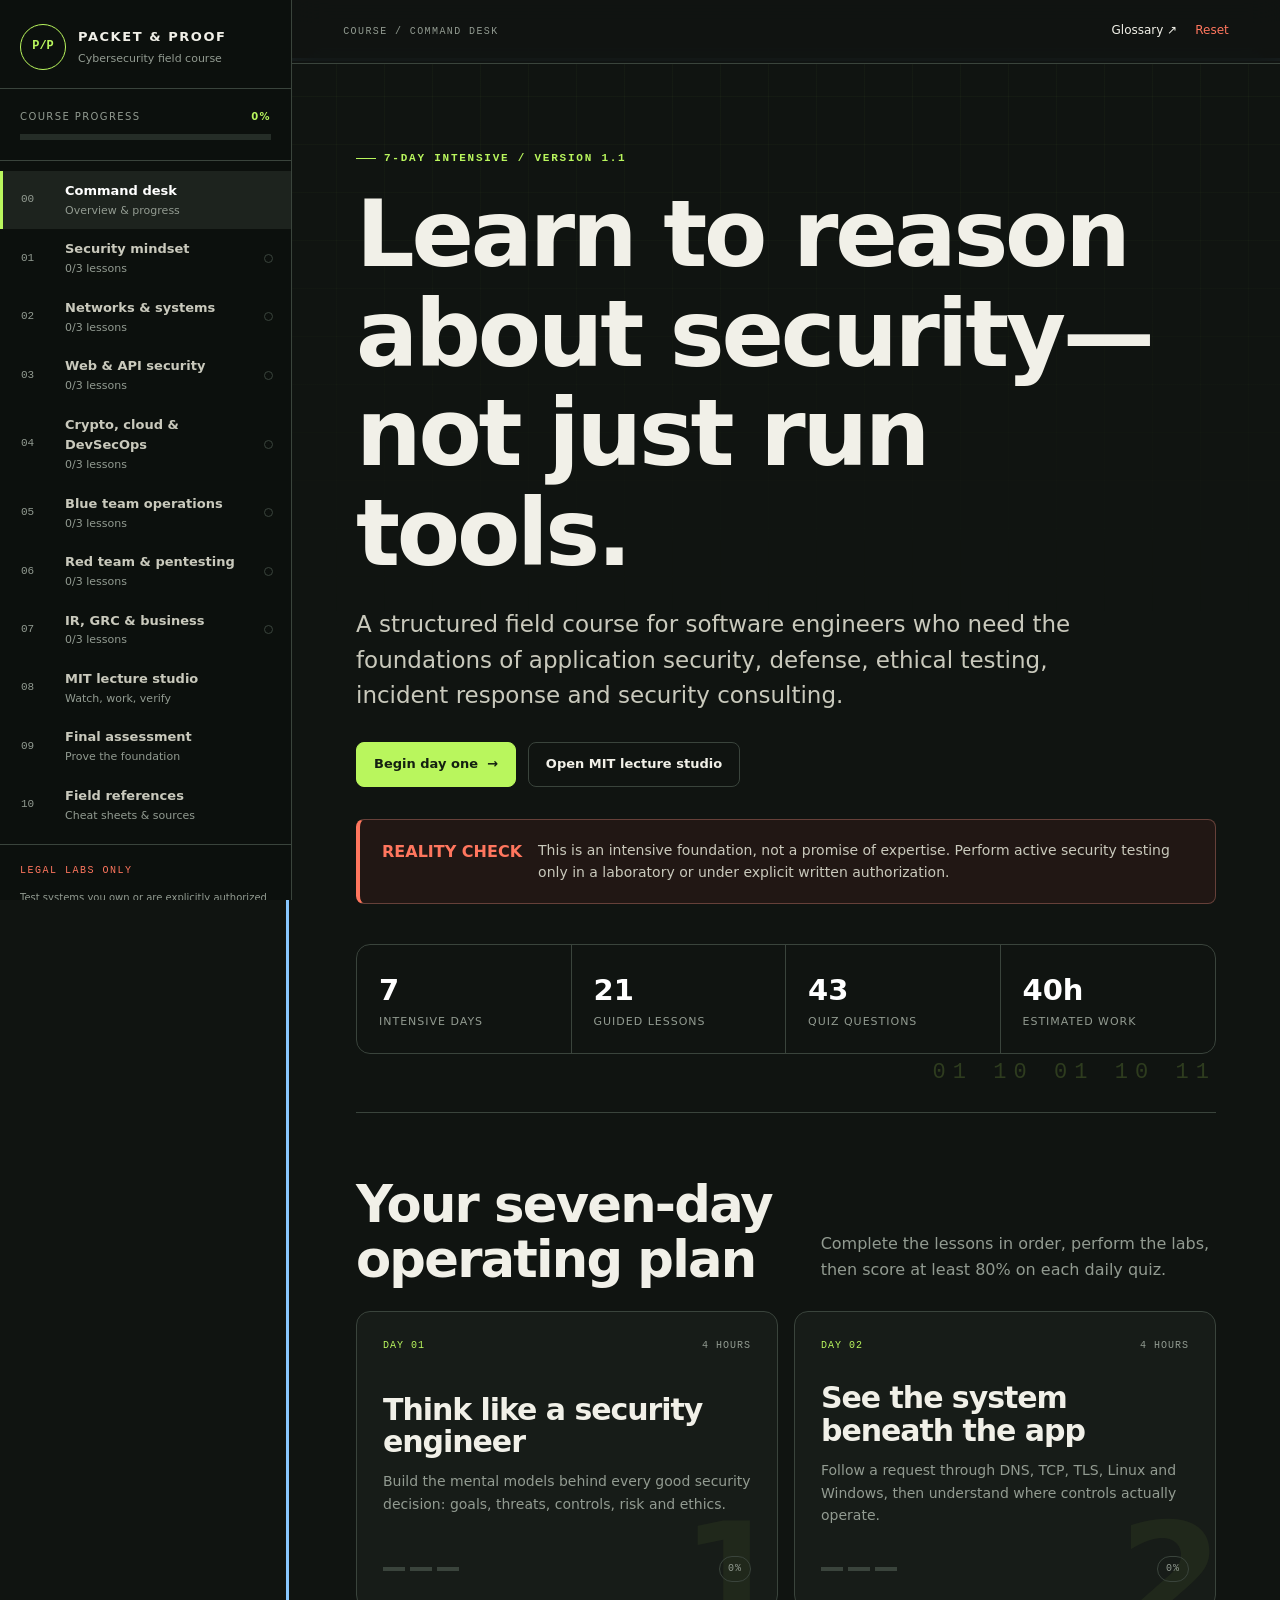
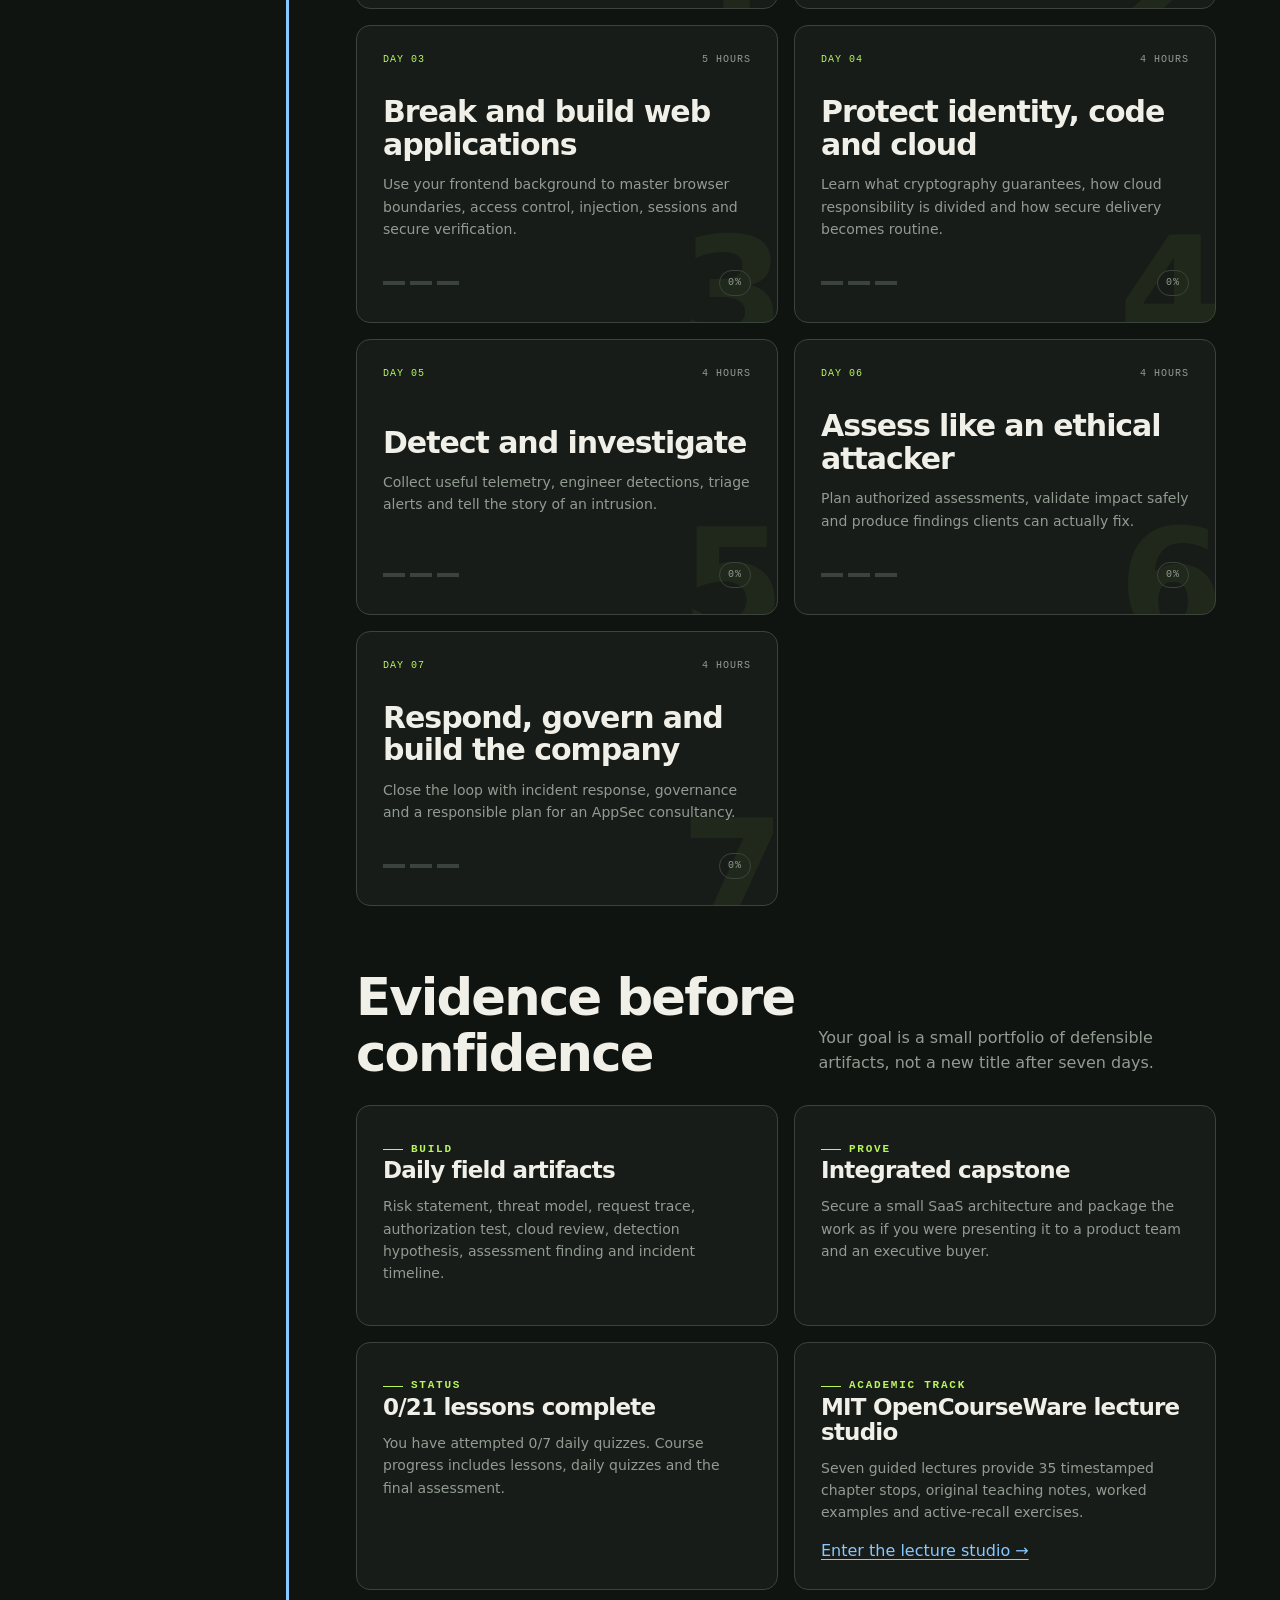
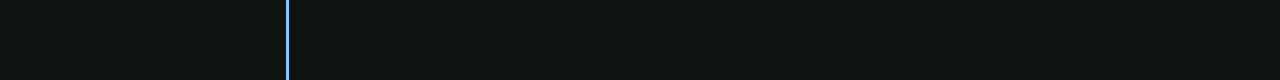
<file: index.html>
<!doctype html>
<html lang="en">
  <head>
    <meta charset="UTF-8" />
    <meta name="viewport" content="width=device-width, initial-scale=1.0" />
    <meta
      name="description"
      content="A seven-day cybersecurity foundations course for software engineers and aspiring security-company founders."
    />
    <meta name="theme-color" content="#101411" />
    <title>Packet &amp; Proof — Cybersecurity in 7 Days</title>
    <link rel="stylesheet" href="styles.css" />
    <script src="course-data.js" defer></script>
    <script src="mit-lecture-data.js" defer></script>
    <script src="app.js" defer></script>
  </head>
  <body>
    <a class="skip-link" href="#course-view">Skip to course content</a>

    <div class="app-shell">
      <aside class="sidebar" id="sidebar">
        <div class="brand-block">
          <a class="brand" href="#/home" aria-label="Packet and Proof course home">
            <span class="brand-mark" aria-hidden="true">P/P</span>
            <span>
              <strong>PACKET &amp; PROOF</strong>
              <small>Cybersecurity field course</small>
            </span>
          </a>
          <button class="icon-button mobile-only" id="close-menu" aria-label="Close course navigation">×</button>
        </div>

        <div class="sidebar-progress" aria-label="Course progress">
          <div class="progress-copy">
            <span>COURSE PROGRESS</span>
            <strong id="sidebar-progress-label">0%</strong>
          </div>
          <div class="progress-track" aria-hidden="true">
            <span id="sidebar-progress-bar"></span>
          </div>
        </div>

        <nav class="course-nav" aria-label="Course navigation">
          <a class="nav-item" data-route="home" href="#/home">
            <span class="nav-index">00</span>
            <span><strong>Command desk</strong><small>Overview &amp; progress</small></span>
          </a>
          <div id="day-navigation"></div>
          <a class="nav-item" data-route="mit" href="#/mit">
            <span class="nav-index">08</span>
            <span><strong>MIT lecture studio</strong><small>Watch, work, verify</small></span>
          </a>
          <a class="nav-item" data-route="final" href="#/final">
            <span class="nav-index">09</span>
            <span><strong>Final assessment</strong><small>Prove the foundation</small></span>
          </a>
          <a class="nav-item" data-route="resources" href="#/resources">
            <span class="nav-index">10</span>
            <span><strong>Field references</strong><small>Cheat sheets &amp; sources</small></span>
          </a>
        </nav>

        <div class="sidebar-footer">
          <p>LEGAL LABS ONLY</p>
          <small>Test systems you own or are explicitly authorized in writing to assess.</small>
        </div>
      </aside>

      <div class="workspace">
        <header class="topbar">
          <button class="icon-button mobile-only" id="open-menu" aria-label="Open course navigation">☰</button>
          <div class="breadcrumb" id="breadcrumb">COURSE / COMMAND DESK</div>
          <div class="topbar-actions">
            <button class="text-button" id="open-glossary">Glossary <span aria-hidden="true">↗</span></button>
            <button class="text-button danger-text" id="reset-progress">Reset</button>
          </div>
        </header>

        <main id="course-view" tabindex="-1" aria-live="polite"></main>
      </div>
    </div>

    <div class="menu-scrim" id="menu-scrim" hidden></div>

    <dialog class="glossary-dialog" id="glossary-dialog">
      <form method="dialog" class="dialog-header">
        <div>
          <span class="eyebrow">QUICK REFERENCE</span>
          <h2>Cybersecurity glossary</h2>
        </div>
        <button class="icon-button" value="close" aria-label="Close glossary">×</button>
      </form>
      <label class="search-field">
        <span>Search terms</span>
        <input id="glossary-search" type="search" placeholder="Try: least privilege" autocomplete="off" />
      </label>
      <div class="glossary-list" id="glossary-list"></div>
    </dialog>

    <template id="empty-template">
      <section class="empty-state">
        <span class="eyebrow">ROUTE NOT FOUND</span>
        <h1>This page escaped containment.</h1>
        <p>Return to the command desk and continue the course.</p>
        <a class="button primary" href="#/home">Return home</a>
      </section>
    </template>
  </body>
</html>
</file>
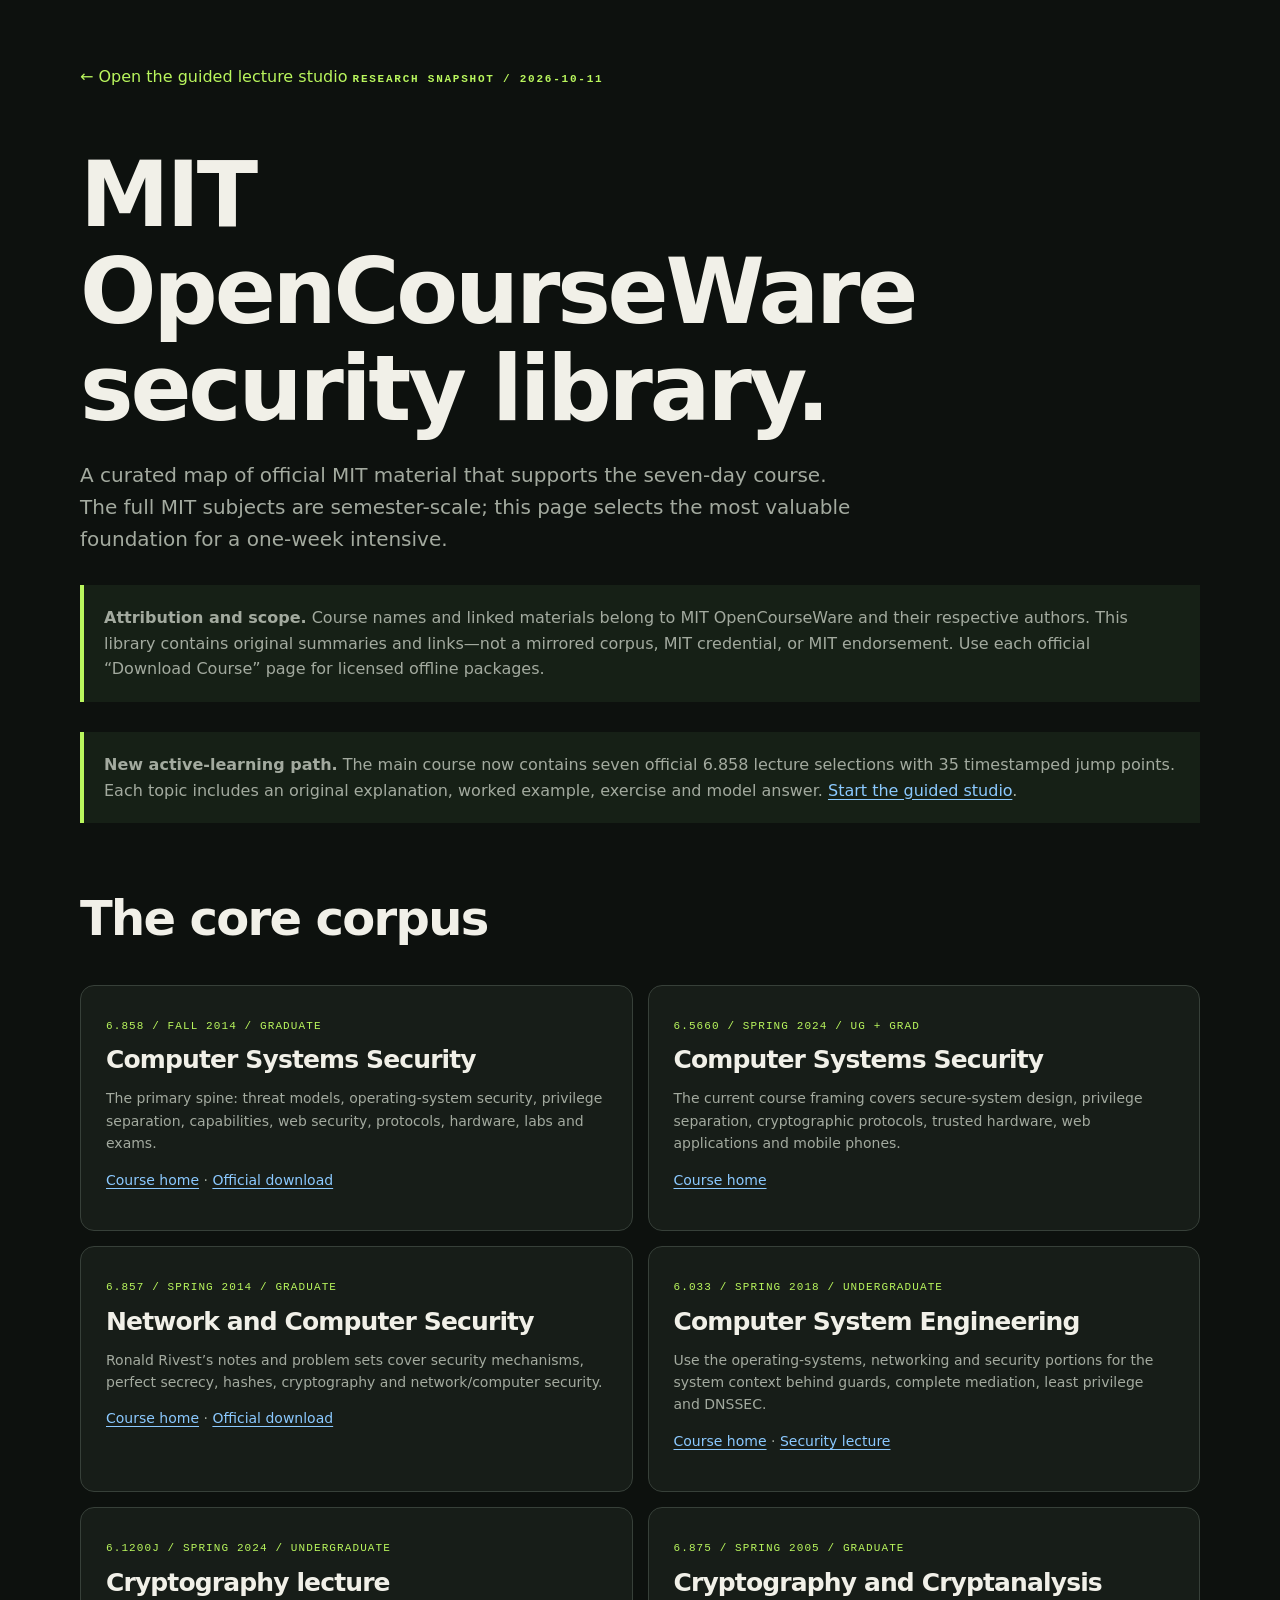
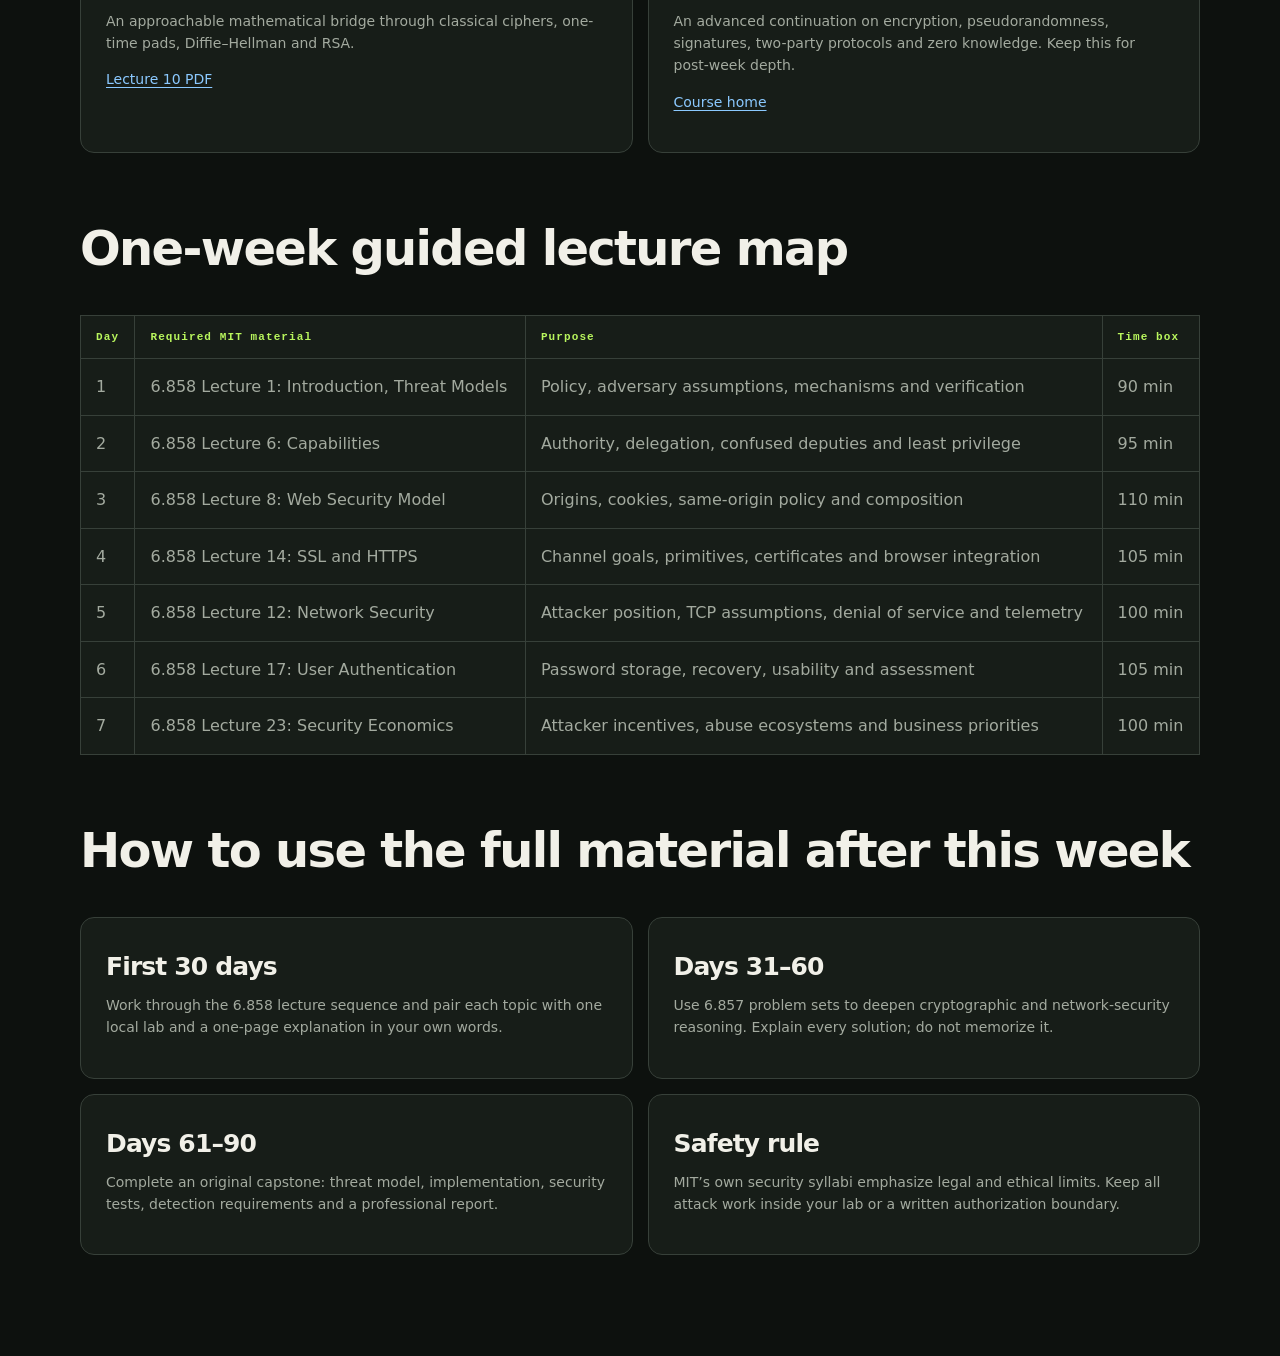
<file: mit-ocw-library/index.html>
<!doctype html>
<html lang="en">
  <head>
    <meta charset="UTF-8" />
    <meta name="viewport" content="width=device-width, initial-scale=1.0" />
    <title>MIT OCW Security Library — Packet &amp; Proof</title>
    <style>
      :root { color-scheme: dark; --ink:#0d110e; --panel:#171d18; --line:#374039; --paper:#f1f0e8; --muted:#a3aa9f; --mint:#b9f65d; --blue:#8bc9ff; }
      * { box-sizing:border-box; }
      body { margin:0; background:var(--ink); color:var(--paper); font:16px/1.6 Inter,system-ui,sans-serif; }
      main { width:min(1120px,calc(100% - 40px)); margin:auto; padding:64px 0 100px; }
      a { color:var(--blue); text-underline-offset:3px; }
      .back { display:inline-block; margin-bottom:42px; color:var(--mint); text-decoration:none; }
      .eyebrow { color:var(--mint); font:700 11px/1.2 ui-monospace,monospace; letter-spacing:.16em; }
      h1,h2,h3 { line-height:1.08; letter-spacing:-.035em; }
      h1 { max-width:900px; margin:14px 0 22px; font-size:clamp(46px,8vw,90px); }
      h2 { margin-top:70px; font-size:clamp(30px,5vw,48px); }
      .lede { max-width:780px; color:var(--muted); font-size:20px; }
      .notice { margin:30px 0; padding:20px; border-left:4px solid var(--mint); background:#162016; color:var(--muted); }
      .grid { display:grid; grid-template-columns:repeat(2,minmax(0,1fr)); gap:15px; }
      .card { padding:25px; border:1px solid var(--line); border-radius:14px; background:var(--panel); }
      .card h3 { margin:10px 0; font-size:25px; }
      .card p,.card li { color:var(--muted); font-size:14px; }
      .meta { color:var(--mint); font:11px ui-monospace,monospace; letter-spacing:.1em; }
      table { width:100%; border-collapse:collapse; background:var(--panel); }
      th,td { padding:15px; border:1px solid var(--line); text-align:left; vertical-align:top; }
      th { color:var(--mint); font:700 11px ui-monospace,monospace; letter-spacing:.1em; }
      td { color:var(--muted); }
      @media(max-width:700px){ .grid{grid-template-columns:1fr} table{display:block;overflow:auto} }
    </style>
  </head>
  <body>
    <main>
      <a class="back" href="../index.html#/mit">← Open the guided lecture studio</a>
      <span class="eyebrow">RESEARCH SNAPSHOT / 2026-10-11</span>
      <h1>MIT OpenCourseWare security library.</h1>
      <p class="lede">A curated map of official MIT material that supports the seven-day course. The full MIT subjects are semester-scale; this page selects the most valuable foundation for a one-week intensive.</p>
      <div class="notice"><strong>Attribution and scope.</strong> Course names and linked materials belong to MIT OpenCourseWare and their respective authors. This library contains original summaries and links—not a mirrored corpus, MIT credential, or MIT endorsement. Use each official “Download Course” page for licensed offline packages.</div>

      <div class="notice"><strong>New active-learning path.</strong> The main course now contains seven official 6.858 lecture selections with 35 timestamped jump points. Each topic includes an original explanation, worked example, exercise and model answer. <a href="../index.html#/mit">Start the guided studio</a>.</div>

      <h2>The core corpus</h2>
      <div class="grid">
        <article class="card"><span class="meta">6.858 / FALL 2014 / GRADUATE</span><h3>Computer Systems Security</h3><p>The primary spine: threat models, operating-system security, privilege separation, capabilities, web security, protocols, hardware, labs and exams.</p><p><a href="https://ocw.mit.edu/courses/6-858-computer-systems-security-fall-2014/">Course home</a> · <a href="https://ocw.mit.edu/courses/6-858-computer-systems-security-fall-2014/download/">Official download</a></p></article>
        <article class="card"><span class="meta">6.5660 / SPRING 2024 / UG + GRAD</span><h3>Computer Systems Security</h3><p>The current course framing covers secure-system design, privilege separation, cryptographic protocols, trusted hardware, web applications and mobile phones.</p><p><a href="https://ocw.mit.edu/courses/6-5660-computer-systems-security-spring-2024/">Course home</a></p></article>
        <article class="card"><span class="meta">6.857 / SPRING 2014 / GRADUATE</span><h3>Network and Computer Security</h3><p>Ronald Rivest’s notes and problem sets cover security mechanisms, perfect secrecy, hashes, cryptography and network/computer security.</p><p><a href="https://ocw.mit.edu/courses/6-857-network-and-computer-security-spring-2014/">Course home</a> · <a href="https://ocw.mit.edu/courses/6-857-network-and-computer-security-spring-2014/download/">Official download</a></p></article>
        <article class="card"><span class="meta">6.033 / SPRING 2018 / UNDERGRADUATE</span><h3>Computer System Engineering</h3><p>Use the operating-systems, networking and security portions for the system context behind guards, complete mediation, least privilege and DNSSEC.</p><p><a href="https://ocw.mit.edu/courses/6-033-computer-system-engineering-spring-2018/">Course home</a> · <a href="https://ocw.mit.edu/courses/6-033-computer-system-engineering-spring-2018/pages/week-11/lecture-20-outline/">Security lecture</a></p></article>
        <article class="card"><span class="meta">6.1200J / SPRING 2024 / UNDERGRADUATE</span><h3>Cryptography lecture</h3><p>An approachable mathematical bridge through classical ciphers, one-time pads, Diffie–Hellman and RSA.</p><p><a href="https://ocw.mit.edu/courses/6-1200j-mathematics-for-computer-science-spring-2024/mit6_1200j_s24_lec10.pdf">Lecture 10 PDF</a></p></article>
        <article class="card"><span class="meta">6.875 / SPRING 2005 / GRADUATE</span><h3>Cryptography and Cryptanalysis</h3><p>An advanced continuation on encryption, pseudorandomness, signatures, two-party protocols and zero knowledge. Keep this for post-week depth.</p><p><a href="https://ocw.mit.edu/courses/6-875-cryptography-and-cryptanalysis-spring-2005/">Course home</a></p></article>
      </div>

      <h2>One-week guided lecture map</h2>
      <table>
        <thead><tr><th>Day</th><th>Required MIT material</th><th>Purpose</th><th>Time box</th></tr></thead>
        <tbody>
          <tr><td>1</td><td>6.858 Lecture 1: Introduction, Threat Models</td><td>Policy, adversary assumptions, mechanisms and verification</td><td>90 min</td></tr>
          <tr><td>2</td><td>6.858 Lecture 6: Capabilities</td><td>Authority, delegation, confused deputies and least privilege</td><td>95 min</td></tr>
          <tr><td>3</td><td>6.858 Lecture 8: Web Security Model</td><td>Origins, cookies, same-origin policy and composition</td><td>110 min</td></tr>
          <tr><td>4</td><td>6.858 Lecture 14: SSL and HTTPS</td><td>Channel goals, primitives, certificates and browser integration</td><td>105 min</td></tr>
          <tr><td>5</td><td>6.858 Lecture 12: Network Security</td><td>Attacker position, TCP assumptions, denial of service and telemetry</td><td>100 min</td></tr>
          <tr><td>6</td><td>6.858 Lecture 17: User Authentication</td><td>Password storage, recovery, usability and assessment</td><td>105 min</td></tr>
          <tr><td>7</td><td>6.858 Lecture 23: Security Economics</td><td>Attacker incentives, abuse ecosystems and business priorities</td><td>100 min</td></tr>
        </tbody>
      </table>

      <h2>How to use the full material after this week</h2>
      <div class="grid">
        <article class="card"><h3>First 30 days</h3><p>Work through the 6.858 lecture sequence and pair each topic with one local lab and a one-page explanation in your own words.</p></article>
        <article class="card"><h3>Days 31–60</h3><p>Use 6.857 problem sets to deepen cryptographic and network-security reasoning. Explain every solution; do not memorize it.</p></article>
        <article class="card"><h3>Days 61–90</h3><p>Complete an original capstone: threat model, implementation, security tests, detection requirements and a professional report.</p></article>
        <article class="card"><h3>Safety rule</h3><p>MIT’s own security syllabi emphasize legal and ethical limits. Keep all attack work inside your lab or a written authorization boundary.</p></article>
      </div>
    </main>
  </body>
</html>
</file>
<file: styles.css>
:root {
  color-scheme: dark;
  --ink: #101411;
  --ink-soft: #171c18;
  --panel: #1d231e;
  --panel-2: #252d27;
  --paper: #f1f0e8;
  --paper-muted: #c9c9bc;
  --muted: #929b91;
  --line: #3a443c;
  --mint: #b9f65d;
  --mint-dark: #1d3d1f;
  --coral: #ff765e;
  --sky: #88c7ff;
  --yellow: #ffd166;
  --white: #ffffff;
  --sidebar-width: 292px;
  --radius-sm: 8px;
  --radius-md: 14px;
  --radius-lg: 22px;
  --shadow: 0 22px 70px rgba(0, 0, 0, 0.26);
  font-family: Inter, ui-sans-serif, system-ui, -apple-system, BlinkMacSystemFont, "Segoe UI", sans-serif;
}

* {
  box-sizing: border-box;
}

html {
  scroll-behavior: smooth;
}

body {
  min-width: 320px;
  margin: 0;
  background: var(--ink);
  color: var(--paper);
  line-height: 1.6;
}

body::before {
  position: fixed;
  inset: 0;
  z-index: -1;
  background-image:
    linear-gradient(rgba(185, 246, 93, 0.035) 1px, transparent 1px),
    linear-gradient(90deg, rgba(185, 246, 93, 0.035) 1px, transparent 1px);
  background-size: 48px 48px;
  content: "";
  mask-image: linear-gradient(to bottom, black, transparent 72%);
}

button,
input {
  font: inherit;
}

button,
a {
  -webkit-tap-highlight-color: transparent;
}

a {
  color: inherit;
}

button:focus-visible,
a:focus-visible,
input:focus-visible,
[tabindex]:focus-visible {
  outline: 3px solid var(--sky);
  outline-offset: 3px;
}

.skip-link {
  position: fixed;
  top: 12px;
  left: 12px;
  z-index: 100;
  padding: 10px 14px;
  background: var(--paper);
  color: var(--ink);
  transform: translateY(-160%);
}

.skip-link:focus {
  transform: translateY(0);
}

.app-shell {
  min-height: 100vh;
}

.sidebar {
  position: fixed;
  inset: 0 auto 0 0;
  z-index: 30;
  display: flex;
  width: var(--sidebar-width);
  flex-direction: column;
  overflow-y: auto;
  border-right: 1px solid var(--line);
  background: #0c100d;
}

.brand-block {
  display: flex;
  align-items: flex-start;
  justify-content: space-between;
  padding: 24px 20px 18px;
  border-bottom: 1px solid var(--line);
}

.brand {
  display: flex;
  gap: 12px;
  align-items: center;
  color: var(--paper);
  text-decoration: none;
}

.brand-mark {
  display: grid;
  width: 46px;
  height: 46px;
  place-items: center;
  border: 1px solid var(--mint);
  border-radius: 50%;
  color: var(--mint);
  font-family: ui-monospace, SFMono-Regular, Menlo, monospace;
  font-size: 12px;
  font-weight: 800;
}

.brand strong,
.brand small {
  display: block;
}

.brand strong {
  font-size: 13px;
  letter-spacing: 0.12em;
}

.brand small {
  margin-top: 2px;
  color: var(--muted);
  font-size: 11px;
}

.sidebar-progress {
  padding: 20px;
  border-bottom: 1px solid var(--line);
}

.progress-copy {
  display: flex;
  justify-content: space-between;
  margin-bottom: 9px;
  color: var(--muted);
  font-size: 10px;
  letter-spacing: 0.14em;
}

.progress-copy strong {
  color: var(--mint);
}

.progress-track {
  height: 6px;
  overflow: hidden;
  background: var(--panel-2);
}

.progress-track span {
  display: block;
  width: 0;
  height: 100%;
  background: var(--mint);
  transition: width 280ms ease;
}

.course-nav {
  flex: 1;
  padding: 10px 0;
}

.nav-item {
  display: grid;
  grid-template-columns: 34px 1fr auto;
  gap: 10px;
  align-items: center;
  min-height: 58px;
  padding: 10px 18px;
  border-left: 3px solid transparent;
  color: var(--paper-muted);
  text-decoration: none;
  transition: background 140ms ease, color 140ms ease;
}

.nav-item:hover {
  background: var(--ink-soft);
  color: var(--white);
}

.nav-item.active {
  border-left-color: var(--mint);
  background: var(--panel);
  color: var(--white);
}

.nav-index {
  color: var(--muted);
  font-family: ui-monospace, SFMono-Regular, Menlo, monospace;
  font-size: 11px;
}

.nav-item strong,
.nav-item small {
  display: block;
}

.nav-item strong {
  font-size: 13px;
}

.nav-item small {
  color: var(--muted);
  font-size: 11px;
}

.nav-state {
  width: 9px;
  height: 9px;
  border: 1px solid var(--line);
  border-radius: 50%;
}

.nav-state.complete {
  border-color: var(--mint);
  background: var(--mint);
  box-shadow: 0 0 0 3px rgba(185, 246, 93, 0.12);
}

.sidebar-footer {
  padding: 18px 20px 24px;
  border-top: 1px solid var(--line);
}

.sidebar-footer p {
  margin: 0 0 4px;
  color: var(--coral);
  font-family: ui-monospace, SFMono-Regular, Menlo, monospace;
  font-size: 10px;
  letter-spacing: 0.15em;
}

.sidebar-footer small {
  color: var(--muted);
  font-size: 10px;
  line-height: 1.45;
}

.workspace {
  min-height: 100vh;
  margin-left: var(--sidebar-width);
}

.topbar {
  position: sticky;
  top: 0;
  z-index: 20;
  display: flex;
  min-height: 64px;
  align-items: center;
  justify-content: space-between;
  padding: 0 clamp(20px, 4vw, 56px);
  border-bottom: 1px solid var(--line);
  background: rgba(16, 20, 17, 0.94);
  backdrop-filter: blur(16px);
}

.breadcrumb {
  overflow: hidden;
  color: var(--muted);
  font-family: ui-monospace, SFMono-Regular, Menlo, monospace;
  font-size: 10px;
  letter-spacing: 0.14em;
  text-overflow: ellipsis;
  white-space: nowrap;
}

.topbar-actions {
  display: flex;
  gap: 18px;
}

.text-button,
.icon-button {
  border: 0;
  background: transparent;
  color: var(--paper);
  cursor: pointer;
}

.text-button {
  padding: 7px 0;
  border-bottom: 1px solid transparent;
  font-size: 12px;
}

.text-button:hover {
  border-bottom-color: currentColor;
}

.danger-text {
  color: var(--coral);
}

.icon-button {
  display: grid;
  width: 38px;
  height: 38px;
  place-items: center;
  border: 1px solid var(--line);
  border-radius: 50%;
  font-size: 20px;
}

#course-view {
  width: min(1240px, 100%);
  min-height: calc(100vh - 64px);
  margin: 0 auto;
  padding: clamp(32px, 6vw, 80px) clamp(20px, 5vw, 72px) 90px;
}

.eyebrow {
  display: inline-flex;
  align-items: center;
  gap: 8px;
  color: var(--mint);
  font-family: ui-monospace, SFMono-Regular, Menlo, monospace;
  font-size: 11px;
  font-weight: 700;
  letter-spacing: 0.16em;
  text-transform: uppercase;
}

.eyebrow::before {
  width: 20px;
  height: 1px;
  background: currentColor;
  content: "";
}

h1,
h2,
h3,
h4,
p {
  margin-top: 0;
}

h1,
h2,
h3 {
  line-height: 1.08;
  letter-spacing: -0.035em;
}

h1 {
  max-width: 960px;
  margin: 18px 0 24px;
  font-size: clamp(45px, 7.2vw, 96px);
  font-weight: 760;
}

h2 {
  font-size: clamp(30px, 4vw, 52px);
}

h3 {
  font-size: 23px;
}

.lede {
  max-width: 760px;
  color: var(--paper-muted);
  font-size: clamp(18px, 2vw, 23px);
  line-height: 1.55;
}

.hero {
  position: relative;
  padding-bottom: 58px;
  border-bottom: 1px solid var(--line);
}

.hero::after {
  position: absolute;
  right: 0;
  bottom: 22px;
  color: rgba(185, 246, 93, 0.18);
  content: "01 10 01 10 11";
  font-family: ui-monospace, SFMono-Regular, Menlo, monospace;
  font-size: clamp(12px, 2vw, 22px);
  letter-spacing: 0.32em;
}

.hero-actions,
.card-actions,
.lesson-actions,
.quiz-actions {
  display: flex;
  flex-wrap: wrap;
  gap: 12px;
  margin-top: 28px;
}

.button {
  display: inline-flex;
  min-height: 45px;
  align-items: center;
  justify-content: center;
  gap: 9px;
  padding: 10px 17px;
  border: 1px solid var(--line);
  border-radius: var(--radius-sm);
  background: transparent;
  color: var(--paper);
  font-size: 13px;
  font-weight: 750;
  text-decoration: none;
  cursor: pointer;
}

.button:hover {
  border-color: var(--paper-muted);
  background: var(--panel-2);
}

.button.primary {
  border-color: var(--mint);
  background: var(--mint);
  color: #142011;
}

.button.primary:hover {
  background: #c9ff74;
}

.button.coral {
  border-color: var(--coral);
  background: var(--coral);
  color: #21100d;
}

.button[disabled] {
  opacity: 0.45;
  cursor: not-allowed;
}

.stat-grid {
  display: grid;
  grid-template-columns: repeat(4, 1fr);
  margin: 40px 0 0;
  border: 1px solid var(--line);
  border-radius: var(--radius-md);
}

.stat {
  padding: 22px;
  border-right: 1px solid var(--line);
}

.stat:last-child {
  border-right: 0;
}

.stat strong,
.stat span {
  display: block;
}

.stat strong {
  color: var(--white);
  font-size: 29px;
}

.stat span {
  color: var(--muted);
  font-size: 11px;
  letter-spacing: 0.09em;
  text-transform: uppercase;
}

.section {
  padding-top: 64px;
}

.section-heading {
  display: flex;
  gap: 20px;
  align-items: end;
  justify-content: space-between;
  margin-bottom: 24px;
}

.section-heading h2 {
  max-width: 720px;
  margin-bottom: 0;
}

.section-heading p {
  max-width: 460px;
  margin-bottom: 5px;
  color: var(--muted);
}

.day-grid {
  display: grid;
  grid-template-columns: repeat(2, minmax(0, 1fr));
  gap: 16px;
}

.day-card {
  position: relative;
  display: flex;
  min-height: 250px;
  flex-direction: column;
  justify-content: space-between;
  overflow: hidden;
  padding: 26px;
  border: 1px solid var(--line);
  border-radius: var(--radius-md);
  background: var(--ink-soft);
  color: var(--paper);
  text-decoration: none;
  transition: transform 160ms ease, border-color 160ms ease;
}

.day-card:hover {
  border-color: var(--mint);
  transform: translateY(-3px);
}

.day-card::after {
  position: absolute;
  right: -8px;
  bottom: -45px;
  color: rgba(185, 246, 93, 0.06);
  content: attr(data-day);
  font-size: 150px;
  font-weight: 900;
  line-height: 1;
}

.card-top,
.card-bottom {
  position: relative;
  z-index: 1;
}

.card-top {
  display: flex;
  justify-content: space-between;
  gap: 15px;
}

.day-label,
.duration,
.status-pill,
.tag {
  font-family: ui-monospace, SFMono-Regular, Menlo, monospace;
  font-size: 10px;
  letter-spacing: 0.1em;
  text-transform: uppercase;
}

.day-label {
  color: var(--mint);
}

.duration {
  color: var(--muted);
}

.day-card h3 {
  max-width: 470px;
  margin: 28px 0 12px;
  font-size: 30px;
}

.day-card p {
  max-width: 520px;
  margin: 0;
  color: var(--muted);
  font-size: 14px;
}

.card-bottom {
  display: flex;
  align-items: center;
  justify-content: space-between;
  margin-top: 30px;
}

.mini-progress {
  display: flex;
  gap: 5px;
}

.mini-progress i {
  width: 22px;
  height: 4px;
  background: var(--line);
}

.mini-progress i.done {
  background: var(--mint);
}

.status-pill {
  padding: 4px 8px;
  border: 1px solid var(--line);
  border-radius: 99px;
  color: var(--muted);
}

.status-pill.complete,
.status-pill.passed {
  border-color: var(--mint);
  color: var(--mint);
}

.notice {
  display: grid;
  grid-template-columns: auto 1fr;
  gap: 16px;
  margin-top: 32px;
  padding: 19px 22px;
  border: 1px solid #664039;
  border-left: 4px solid var(--coral);
  border-radius: var(--radius-sm);
  background: #211714;
}

.notice strong {
  color: var(--coral);
}

.notice p {
  margin: 0;
  color: var(--paper-muted);
  font-size: 14px;
}

.day-hero {
  display: grid;
  grid-template-columns: minmax(0, 1fr) minmax(280px, 0.46fr);
  gap: 50px;
  padding-bottom: 48px;
  border-bottom: 1px solid var(--line);
}

.day-hero h1 {
  font-size: clamp(42px, 6vw, 76px);
}

.briefing-card {
  align-self: end;
  padding: 24px;
  border: 1px solid var(--line);
  border-radius: var(--radius-md);
  background: var(--panel);
}

.briefing-card h3 {
  margin-bottom: 18px;
  font-size: 18px;
}

.briefing-card ul,
.objective-list,
.content-list,
.resource-list {
  margin: 0;
  padding: 0;
  list-style: none;
}

.briefing-card li,
.objective-list li,
.content-list li {
  position: relative;
  margin-bottom: 10px;
  padding-left: 20px;
  color: var(--paper-muted);
}

.briefing-card li::before,
.objective-list li::before,
.content-list li::before {
  position: absolute;
  left: 0;
  color: var(--mint);
  content: "→";
}

.lesson-list {
  display: grid;
  gap: 12px;
}

.lesson-row {
  display: grid;
  grid-template-columns: 64px 1fr auto;
  gap: 20px;
  align-items: center;
  padding: 22px;
  border: 1px solid var(--line);
  border-radius: var(--radius-md);
  background: var(--ink-soft);
  color: var(--paper);
  text-decoration: none;
}

.lesson-row:hover {
  border-color: var(--paper-muted);
  background: var(--panel);
}

.lesson-row.complete {
  border-color: rgba(185, 246, 93, 0.42);
}

.lesson-number {
  display: grid;
  width: 54px;
  height: 54px;
  place-items: center;
  border: 1px solid var(--line);
  border-radius: 50%;
  color: var(--muted);
  font-family: ui-monospace, SFMono-Regular, Menlo, monospace;
  font-size: 11px;
}

.lesson-row.complete .lesson-number {
  border-color: var(--mint);
  color: var(--mint);
}

.lesson-row h3 {
  margin-bottom: 6px;
  font-size: 21px;
}

.lesson-row p {
  margin: 0;
  color: var(--muted);
  font-size: 13px;
}

.lesson-time {
  color: var(--muted);
  font-family: ui-monospace, SFMono-Regular, Menlo, monospace;
  font-size: 11px;
}

.quiz-callout {
  display: grid;
  grid-template-columns: 1fr auto;
  gap: 30px;
  align-items: center;
  margin-top: 28px;
  padding: 28px;
  border: 1px solid var(--mint);
  border-radius: var(--radius-md);
  background: var(--mint-dark);
}

.quiz-callout h3 {
  margin-bottom: 8px;
}

.quiz-callout p {
  margin: 0;
  color: #bfd0be;
}

.lesson-shell {
  display: grid;
  grid-template-columns: minmax(0, 1fr) 250px;
  gap: 60px;
}

.lesson-article {
  max-width: 800px;
}

.lesson-header {
  padding-bottom: 38px;
  border-bottom: 1px solid var(--line);
}

.lesson-header h1 {
  font-size: clamp(42px, 6vw, 76px);
}

.lesson-meta {
  display: flex;
  flex-wrap: wrap;
  gap: 10px;
}

.tag {
  padding: 5px 9px;
  border: 1px solid var(--line);
  border-radius: 99px;
  color: var(--muted);
}

.lesson-section {
  padding: 44px 0;
  border-bottom: 1px solid var(--line);
}

.lesson-section h2 {
  font-size: clamp(28px, 4vw, 42px);
}

.lesson-section h3 {
  margin-top: 30px;
}

.lesson-section p,
.lesson-section li {
  color: var(--paper-muted);
  font-size: 16px;
}

.lesson-section strong {
  color: var(--paper);
}

.concept-grid {
  display: grid;
  grid-template-columns: repeat(3, minmax(0, 1fr));
  gap: 12px;
  margin-top: 24px;
}

.concept-card {
  padding: 20px;
  border: 1px solid var(--line);
  border-radius: var(--radius-sm);
  background: var(--ink-soft);
}

.concept-card strong {
  display: block;
  margin-bottom: 8px;
  color: var(--mint);
}

.concept-card p {
  margin: 0;
  font-size: 13px;
}

.example-box,
.lab-box,
.decision-box {
  margin-top: 28px;
  padding: 24px;
  border-radius: var(--radius-md);
}

.example-box {
  border: 1px solid #3e5967;
  background: #14202a;
}

.lab-box {
  border: 1px solid #666038;
  background: #211f13;
}

.decision-box {
  border: 1px solid var(--line);
  background: var(--panel);
}

.box-label {
  display: block;
  margin-bottom: 12px;
  color: var(--sky);
  font-family: ui-monospace, SFMono-Regular, Menlo, monospace;
  font-size: 10px;
  letter-spacing: 0.14em;
  text-transform: uppercase;
}

.lab-box .box-label {
  color: var(--yellow);
}

.example-box > :last-child,
.lab-box > :last-child,
.decision-box > :last-child {
  margin-bottom: 0;
}

.code-block {
  overflow-x: auto;
  margin: 22px 0;
  padding: 20px;
  border: 1px solid #344036;
  border-radius: var(--radius-sm);
  background: #090c0a;
  color: #d6f5c1;
  font-family: ui-monospace, SFMono-Regular, Menlo, Monaco, Consolas, monospace;
  font-size: 13px;
  line-height: 1.65;
  white-space: pre-wrap;
}

.lesson-aside {
  position: sticky;
  top: 90px;
  align-self: start;
  padding: 20px;
  border: 1px solid var(--line);
  border-radius: var(--radius-md);
  background: var(--ink-soft);
}

.lesson-aside h3 {
  font-size: 17px;
}

.lesson-aside a {
  display: block;
  padding: 8px 0;
  border-bottom: 1px solid var(--line);
  color: var(--muted);
  font-size: 12px;
  text-decoration: none;
}

.lesson-aside a:hover {
  color: var(--mint);
}

.complete-toggle {
  width: 100%;
  margin-top: 20px;
}

.quiz-header {
  padding-bottom: 36px;
  border-bottom: 1px solid var(--line);
}

.quiz-header h1 {
  font-size: clamp(42px, 6vw, 76px);
}

.quiz-form {
  margin-top: 38px;
}

.question-card {
  margin-bottom: 16px;
  padding: 26px;
  border: 1px solid var(--line);
  border-radius: var(--radius-md);
  background: var(--ink-soft);
}

.question-card legend {
  width: 100%;
  margin-bottom: 18px;
  color: var(--paper);
  font-size: 18px;
  font-weight: 750;
}

.question-number {
  display: block;
  margin-bottom: 8px;
  color: var(--mint);
  font-family: ui-monospace, SFMono-Regular, Menlo, monospace;
  font-size: 10px;
  letter-spacing: 0.14em;
}

.option {
  display: flex;
  gap: 12px;
  align-items: flex-start;
  margin: 9px 0;
  padding: 12px 14px;
  border: 1px solid var(--line);
  border-radius: var(--radius-sm);
  color: var(--paper-muted);
  cursor: pointer;
}

.option:hover {
  border-color: var(--paper-muted);
}

.option:has(input:checked) {
  border-color: var(--sky);
  background: #16212a;
  color: var(--paper);
}

.option input {
  margin-top: 5px;
  accent-color: var(--mint);
}

.question-card.correct {
  border-color: var(--mint);
}

.question-card.incorrect {
  border-color: var(--coral);
}

.explanation {
  margin-top: 16px;
  padding-top: 16px;
  border-top: 1px solid var(--line);
  color: var(--paper-muted);
  font-size: 14px;
}

.quiz-result {
  margin: 30px 0;
  padding: 32px;
  border: 1px solid var(--line);
  border-radius: var(--radius-md);
  background: var(--panel);
}

.quiz-result.pass {
  border-color: var(--mint);
}

.quiz-result.fail {
  border-color: var(--coral);
}

.quiz-score {
  color: var(--mint);
  font-size: clamp(48px, 8vw, 86px);
  font-weight: 850;
  line-height: 1;
}

.resource-grid {
  display: grid;
  grid-template-columns: repeat(2, minmax(0, 1fr));
  gap: 16px;
}

.resource-card {
  padding: 26px;
  border: 1px solid var(--line);
  border-radius: var(--radius-md);
  background: var(--ink-soft);
}

.resource-card h3 {
  margin-bottom: 12px;
}

.resource-card p,
.resource-card li {
  color: var(--muted);
  font-size: 14px;
}

.resource-card a {
  color: var(--sky);
  text-underline-offset: 3px;
}

.mit-callout {
  display: grid;
  grid-template-columns: minmax(0, 1fr) auto;
  gap: 32px;
  align-items: center;
  padding: 30px;
  border: 1px solid #60463e;
  border-radius: var(--radius-lg);
  background:
    linear-gradient(115deg, rgba(255, 118, 94, 0.12), transparent 55%),
    var(--ink-soft);
}

.mit-callout h2 {
  margin: 8px 0;
  font-size: clamp(26px, 4vw, 40px);
}

.mit-callout p {
  max-width: 760px;
  margin: 0;
  color: var(--paper-muted);
}

.lecture-meta {
  display: flex;
  flex-wrap: wrap;
  gap: 10px 22px;
  margin-top: 18px;
  color: var(--muted);
  font-family: ui-monospace, SFMono-Regular, Menlo, monospace;
  font-size: 11px;
  letter-spacing: 0.06em;
  text-transform: uppercase;
}

.mit-hero::after {
  position: absolute;
  top: 18px;
  right: 0;
  width: 160px;
  height: 160px;
  border: 1px solid rgba(255, 118, 94, 0.36);
  border-radius: 50%;
  content: "MIT / OCW";
  color: rgba(255, 118, 94, 0.65);
  display: grid;
  place-items: center;
  font-family: ui-monospace, SFMono-Regular, Menlo, monospace;
  font-size: 13px;
  letter-spacing: 0.12em;
}

.lecture-grid {
  display: grid;
  grid-template-columns: repeat(2, minmax(0, 1fr));
  gap: 16px;
}

.lecture-card {
  display: flex;
  min-height: 270px;
  padding: 26px;
  flex-direction: column;
  justify-content: space-between;
  border: 1px solid var(--line);
  border-radius: var(--radius-md);
  background: var(--ink-soft);
  text-decoration: none;
  transition: border-color 160ms ease, transform 160ms ease;
}

.lecture-card:hover {
  border-color: var(--coral);
  transform: translateY(-3px);
}

.lecture-card h3 {
  margin: 24px 0 10px;
  font-size: 25px;
}

.lecture-card p {
  margin: 0;
  color: var(--muted);
  font-size: 14px;
}

.study-method {
  padding-bottom: 80px;
}

.lecture-header {
  display: grid;
  grid-template-columns: minmax(0, 1fr) minmax(250px, 340px);
  gap: 56px;
  align-items: end;
  padding: 32px 0 68px;
  border-bottom: 1px solid var(--line);
}

.lecture-header h1 {
  max-width: 900px;
  margin: 12px 0 18px;
  font-size: clamp(44px, 7vw, 86px);
  line-height: 0.98;
}

.small-note {
  color: var(--muted);
  font-size: 13px;
}

.chapter-list {
  max-width: 980px;
}

.chapter-card {
  display: grid;
  grid-template-columns: 52px minmax(0, 1fr);
  gap: 24px;
  padding: 0 0 64px;
}

.chapter-rail {
  display: flex;
  align-items: center;
  flex-direction: column;
  color: var(--coral);
  font-family: ui-monospace, SFMono-Regular, Menlo, monospace;
  font-size: 12px;
  font-weight: 750;
}

.chapter-rail span {
  display: grid;
  width: 42px;
  height: 42px;
  place-items: center;
  border: 1px solid var(--coral);
  border-radius: 50%;
  background: var(--ink);
}

.chapter-rail i {
  width: 1px;
  flex: 1;
  margin-top: 10px;
  background: var(--line);
}

.chapter-card.complete .chapter-rail span {
  border-color: var(--mint);
  background: var(--mint-dark);
  color: var(--mint);
}

.chapter-content {
  padding-bottom: 8px;
  border-bottom: 1px solid var(--line);
}

.chapter-heading {
  display: flex;
  gap: 24px;
  align-items: flex-start;
  justify-content: space-between;
  margin-bottom: 24px;
}

.chapter-heading h2 {
  margin: 8px 0 0;
  font-size: clamp(27px, 4vw, 42px);
}

.timestamp {
  color: var(--coral);
  font-family: ui-monospace, SFMono-Regular, Menlo, monospace;
  font-size: 12px;
  font-weight: 750;
  letter-spacing: 0.05em;
  text-decoration-thickness: 1px;
  text-underline-offset: 4px;
}

.segment-toggle {
  min-width: 122px;
  padding: 8px 11px;
  border: 1px solid var(--line);
  border-radius: 99px;
  background: transparent;
  color: var(--paper-muted);
  cursor: pointer;
  font-size: 12px;
}

.segment-toggle.complete {
  border-color: var(--mint);
  color: var(--mint);
}

.teaching-block,
.worked-example,
.practice-prompt {
  margin-top: 14px;
  padding: 22px;
  border-radius: var(--radius-sm);
}

.teaching-block {
  border: 1px solid var(--line);
  background: var(--ink-soft);
}

.worked-example {
  border: 1px solid #3e5967;
  background: #14202a;
}

.practice-prompt {
  border: 1px solid #666038;
  background: #211f13;
}

.teaching-block p,
.worked-example p,
.practice-prompt p {
  margin: 0;
  color: var(--paper-muted);
}

.practice-prompt details {
  margin-top: 18px;
  padding-top: 16px;
  border-top: 1px solid rgba(255, 209, 102, 0.25);
}

.practice-prompt summary {
  color: var(--yellow);
  cursor: pointer;
  font-weight: 700;
}

.practice-prompt details p {
  margin-top: 14px;
}

.reference-table {
  width: 100%;
  border-collapse: collapse;
  font-size: 13px;
}

.reference-table th,
.reference-table td {
  padding: 11px;
  border-bottom: 1px solid var(--line);
  color: var(--paper-muted);
  text-align: left;
  vertical-align: top;
}

.reference-table th {
  color: var(--mint);
  font-family: ui-monospace, SFMono-Regular, Menlo, monospace;
  font-size: 10px;
  letter-spacing: 0.1em;
  text-transform: uppercase;
}

.empty-state {
  padding: 15vh 0;
  text-align: center;
}

.empty-state h1,
.empty-state p {
  margin-inline: auto;
}

.glossary-dialog {
  width: min(760px, calc(100vw - 30px));
  max-height: min(820px, calc(100vh - 30px));
  padding: 0;
  overflow: hidden;
  border: 1px solid var(--line);
  border-radius: var(--radius-lg);
  background: var(--ink-soft);
  color: var(--paper);
  box-shadow: var(--shadow);
}

.glossary-dialog::backdrop {
  background: rgba(0, 0, 0, 0.72);
  backdrop-filter: blur(5px);
}

.dialog-header {
  display: flex;
  align-items: flex-start;
  justify-content: space-between;
  padding: 26px;
  border-bottom: 1px solid var(--line);
}

.dialog-header h2 {
  margin: 7px 0 0;
  font-size: 30px;
}

.search-field {
  display: block;
  padding: 20px 26px;
  border-bottom: 1px solid var(--line);
}

.search-field span {
  display: block;
  margin-bottom: 7px;
  color: var(--muted);
  font-size: 11px;
}

.search-field input {
  width: 100%;
  padding: 12px 14px;
  border: 1px solid var(--line);
  border-radius: var(--radius-sm);
  background: var(--ink);
  color: var(--paper);
}

.glossary-list {
  max-height: 560px;
  overflow-y: auto;
  padding: 6px 26px 26px;
}

.glossary-entry {
  padding: 18px 0;
  border-bottom: 1px solid var(--line);
}

.glossary-entry dt {
  color: var(--mint);
  font-weight: 780;
}

.glossary-entry dd {
  margin: 5px 0 0;
  color: var(--paper-muted);
  font-size: 14px;
}

.mobile-only {
  display: none;
}

.menu-scrim {
  position: fixed;
  inset: 0;
  z-index: 25;
  background: rgba(0, 0, 0, 0.65);
}

@media (max-width: 980px) {
  .sidebar {
    transform: translateX(-100%);
    transition: transform 200ms ease;
  }

  .sidebar.open {
    transform: translateX(0);
  }

  .workspace {
    margin-left: 0;
  }

  .mobile-only {
    display: grid;
  }

  .topbar {
    gap: 16px;
  }

  .breadcrumb {
    flex: 1;
  }

  .lesson-shell {
    display: block;
  }

  .lecture-header {
    grid-template-columns: 1fr;
  }

  .lesson-aside {
    position: static;
    margin-top: 30px;
  }
}

@media (max-width: 720px) {
  .topbar-actions .danger-text {
    display: none;
  }

  #course-view {
    padding-top: 42px;
  }

  .stat-grid,
  .day-grid,
  .resource-grid,
  .concept-grid,
  .day-hero,
  .lecture-grid,
  .mit-callout {
    grid-template-columns: 1fr;
  }

  .mit-hero::after {
    display: none;
  }

  .mit-callout .button {
    width: 100%;
  }

  .chapter-card {
    grid-template-columns: 36px minmax(0, 1fr);
    gap: 14px;
  }

  .chapter-rail span {
    width: 34px;
    height: 34px;
  }

  .chapter-heading {
    display: block;
  }

  .segment-toggle {
    margin-top: 16px;
  }

  .stat-grid {
    grid-template-columns: repeat(2, 1fr);
  }

  .stat:nth-child(2) {
    border-right: 0;
  }

  .stat:nth-child(-n + 2) {
    border-bottom: 1px solid var(--line);
  }

  .section-heading {
    display: block;
  }

  .section-heading p {
    margin-top: 15px;
  }

  .lesson-row {
    grid-template-columns: 48px 1fr;
    gap: 14px;
  }

  .lesson-number {
    width: 44px;
    height: 44px;
  }

  .lesson-time {
    display: none;
  }

  .quiz-callout {
    grid-template-columns: 1fr;
  }

  .quiz-callout .button {
    width: 100%;
  }

  .reference-table {
    display: block;
    overflow-x: auto;
  }
}

@media print {
  .sidebar,
  .topbar,
  .lesson-aside,
  .hero-actions,
  .lesson-actions,
  .quiz-actions {
    display: none !important;
  }

  .workspace {
    margin: 0;
  }

  body {
    background: white;
    color: black;
  }

  #course-view {
    width: 100%;
    padding: 20px;
  }

  .lesson-section p,
  .lesson-section li {
    color: #222;
  }
}

@media (prefers-reduced-motion: reduce) {
  *,
  *::before,
  *::after {
    scroll-behavior: auto !important;
    transition-duration: 0.01ms !important;
  }
}
</file>
